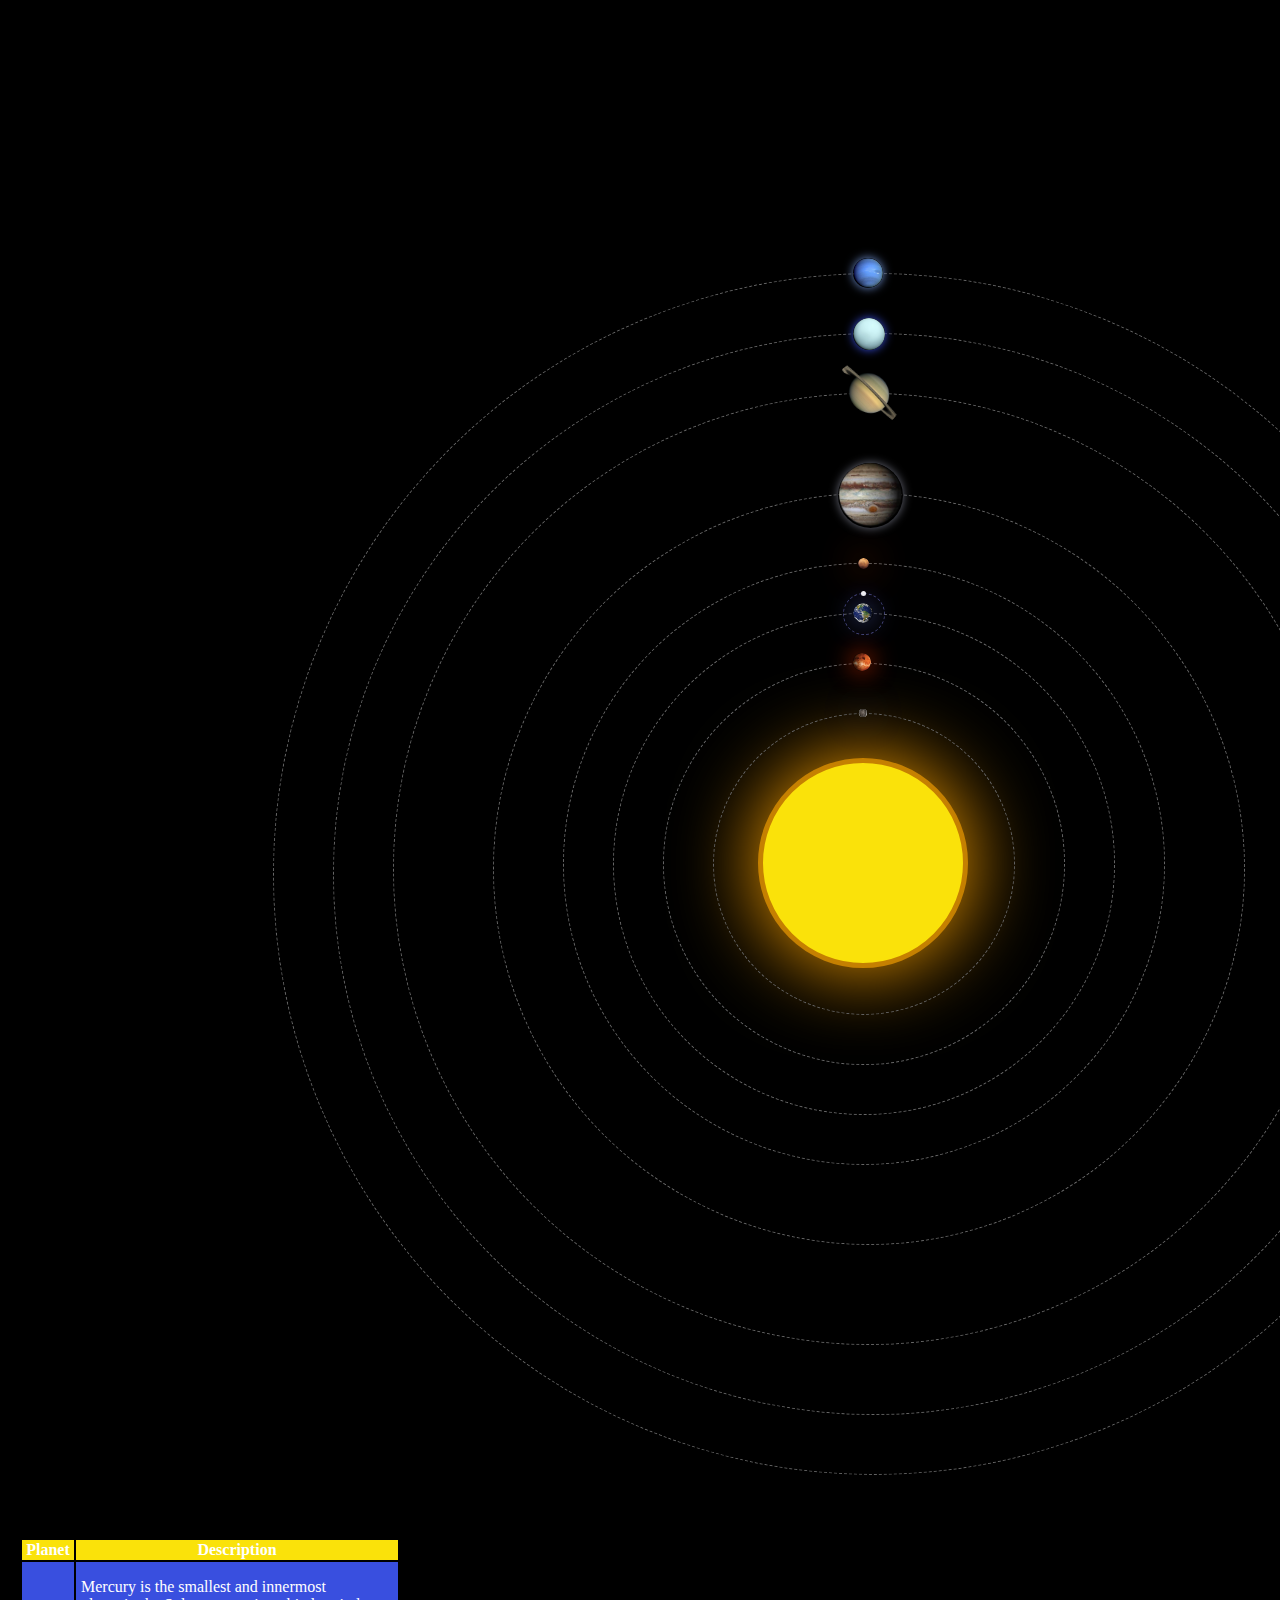
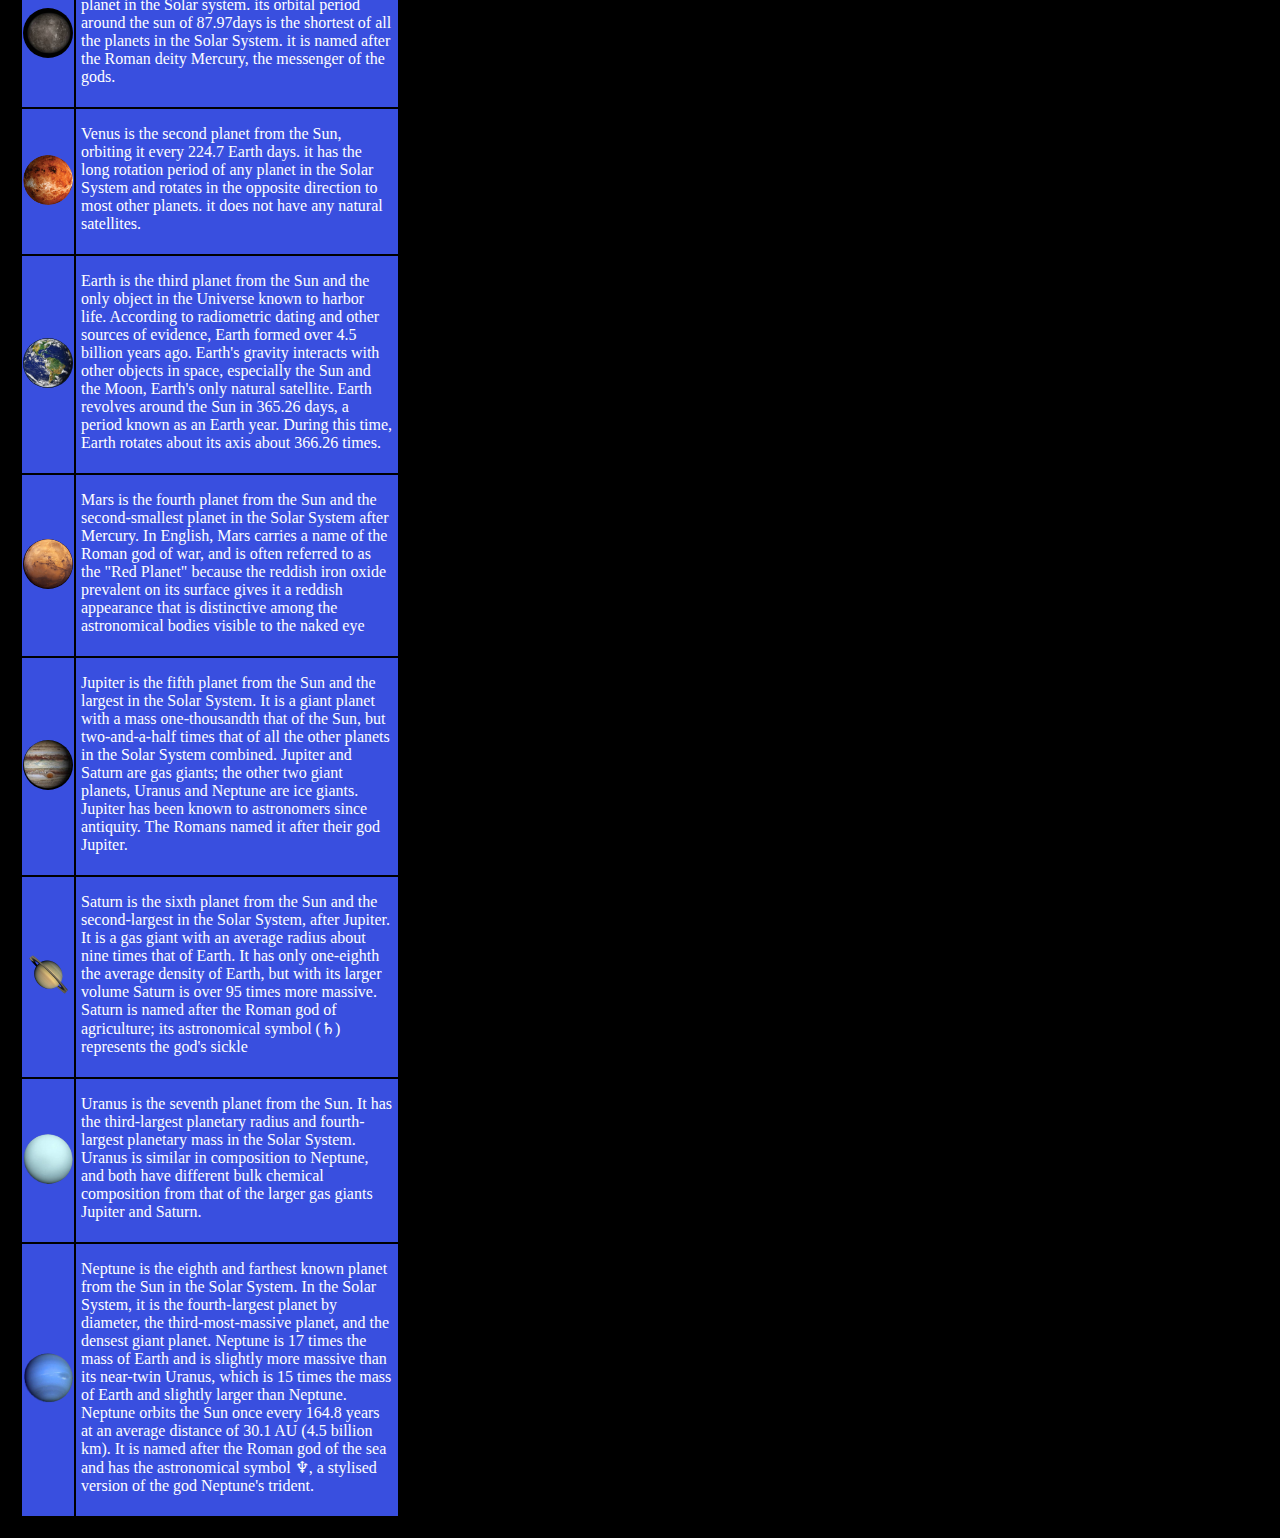
<file: sol.html>
<!DOCTYPE html>
<html lang="en">

<head>
    <meta charset="UTF-8">
    <meta name="viewport" content="width=device-width, initial-scale=1.0">
    <meta http-equiv="X-UA-Compatible" content="ie=edge">
    <title> Sol | Solar System </title>
    <link rel="stylesheet" href="styles/sol.css">
</head>

<body>
    <div class="solar-system">
        <div id="sun">
            <div class="orbit mercury-orbit"></div>
            <div class="mercury-spin">
                <img id="mercury" src="img/planets/Mercury.jpg" alt="Planet Venus">
            </div>
            <div class="orbit venus-orbit"></div>
            <div class="venus-spin">
                <img id="venus" src="img/planets/venus1.png" alt="Planet Venus">
            </div>
            <div class="orbit earth-orbit"></div>
            <div class="earth-spin">
                <div class="orbit moon-orbit"></div>
                <div class="moon-spin">
                    <div id="moon"></div>
                </div>

                <img id="earth" src="img/planets/earth.jpg" alt="Planet Earth">
            </div>

            <div class="orbit mars-orbit"></div>
            <div class="mars-spin">
                <img id="mars" src="img/planets/mars.jpg" alt="Planet Mars">
            </div>

            <div class="orbit jupiter-orbit"></div>
            <div class="jupiter-spin">
                <img id="jupiter" src="img/planets/Jupiter.png" alt="Planet Jupiter">
            </div>

            <div class="orbit saturn-orbit"></div>
            <div class="saturn-spin">
                <img id="saturn" src="img/planets/saturn 2.png" alt="Planet Saturn">
            </div>

            <div class="orbit uranus-orbit"></div>
            <div class="uranus-spin">
                <img id="uranus" src="img/planets/uranus 1.png" alt="Planet Saturn">
            </div>

            <div class="orbit neptune-orbit"></div>
            <div class="neptune-spin">
                <img id="neptune" src="img/planets/Neptune.png" alt="Planet Saturn">
            </div>
        </div>
    </div>

    <div class="legend">
        <table class="legend-table">
            <tbody>
                <thead>LEGEND</thead>
                <tr class="legend-head">
                    <th>Planet</th>
                    <th>Description</th>
                </tr>
                <tr class="legend-row">
                    <td class="legend-planet">
                        <a href="img/planets/Mercury1.jpg"><img src="img/planets/Mercury1.jpg" </a></td>
                    <td class="legend-box">
                        <p>Mercury is the smallest and innermost <br> planet in the Solar system. its orbital period around the sun of 87.97days is the shortest of all the planets in the Solar System. it is named after the Roman deity Mercury, the messenger
                            of the gods.
                        </p>
                    </td>
                </tr>
                <tr class="legend-row">
                    <td class="legend-planet">
                        <a href="img/planets/venus1.jpg"><img src="img/planets/venus1.png" </a></td>
                    <td class="legend-box">
                        <p>Venus is the second planet from the Sun, orbiting it every 224.7 Earth days. it has the long rotation period of any planet in the Solar System and rotates in the opposite direction to most other planets. it does not have any natural
                            satellites.
                        </p>
                    </td>
                </tr>
                <tr class="legend-row">
                    <td class="legend-planet">
                        <a href="img/planets/earth.jpg"><img src="img/planets/earth.jpg" </a></td>
                    <td class="legend-box">
                        <p>Earth is the third planet from the Sun and the only object in the Universe known to harbor life. According to radiometric dating and other sources of evidence, Earth formed over 4.5 billion years ago. Earth's gravity interacts
                            with other objects in space, especially the Sun and the Moon, Earth's only natural satellite. Earth revolves around the Sun in 365.26 days, a period known as an Earth year. During this time, Earth rotates about its axis about
                            366.26 times.
                        </p>
                    </td>
                </tr>
                <tr class="legend-row">
                    <td class="legend-planet">
                        <a href="img/planets/mars.jpg"><img src="img/planets/mars.jpg" </a></td>
                    <td class="legend-box">
                        <p>Mars is the fourth planet from the Sun and the second-smallest planet in the Solar System after Mercury. In English, Mars carries a name of the Roman god of war, and is often referred to as the "Red Planet" because the reddish
                            iron oxide prevalent on its surface gives it a reddish appearance that is distinctive among the astronomical bodies visible to the naked eye
                        </p>
                    </td>
                </tr>
                <tr class="legend-row">
                    <td class="legend-planet">
                        <a href="img/planets/Jupiter.jpg"><img src="img/planets/Jupiter.jpg" </a></td>
                    <td class="legend-box">
                        <p>Jupiter is the fifth planet from the Sun and the largest in the Solar System. It is a giant planet with a mass one-thousandth that of the Sun, but two-and-a-half times that of all the other planets in the Solar System combined.
                            Jupiter and Saturn are gas giants; the other two giant planets, Uranus and Neptune are ice giants. Jupiter has been known to astronomers since antiquity. The Romans named it after their god Jupiter.
                        </p>
                    </td>
                </tr>
                <tr class="legend-row">
                    <td class="legend-planet">
                        <a href="img/planets/saturn 2.jpg"><img src="img/planets/saturn 2.png" </a></td>
                    <td class="legend-box">
                        <p>Saturn is the sixth planet from the Sun and the second-largest in the Solar System, after Jupiter. It is a gas giant with an average radius about nine times that of Earth. It has only one-eighth the average density of Earth, but
                            with its larger volume Saturn is over 95 times more massive. Saturn is named after the Roman god of agriculture; its astronomical symbol (♄) represents the god's sickle
                        </p>
                    </td>
                </tr>
                <tr class="legend-row">
                    <td class="legend-planet">
                        <a href="img/planets/uranus 1.jpg"><img src="img/planets/uranus 1.png" </a></td>
                    <td class="legend-box">
                        <p>Uranus is the seventh planet from the Sun. It has the third-largest planetary radius and fourth-largest planetary mass in the Solar System. Uranus is similar in composition to Neptune, and both have different bulk chemical composition
                            from that of the larger gas giants Jupiter and Saturn.
                        </p>
                    </td>
                </tr>
                <tr class="legend-row">
                    <td class="legend-planet">
                        <a href="img/planets/Neptune.jpg"><img src="img/planets/Neptune.png" </a></td>
                    <td class="legend-box">
                        <p>Neptune is the eighth and farthest known planet from the Sun in the Solar System. In the Solar System, it is the fourth-largest planet by diameter, the third-most-massive planet, and the densest giant planet. Neptune is 17 times
                            the mass of Earth and is slightly more massive than its near-twin Uranus, which is 15 times the mass of Earth and slightly larger than Neptune. Neptune orbits the Sun once every 164.8 years at an average distance of 30.1 AU
                            (4.5 billion km). It is named after the Roman god of the sea and has the astronomical symbol ♆, a stylised version of the god Neptune's trident.
                        </p>
                    </td>
                </tr>
                <!-- <tr class="legend-row">
                    <td class="legend-planet">
                        <a href="img/planets/venus1.jpg"><img src="img/planets/venus1.jpg" </a></td>
                    <td class="legend-box">
                        <p>Venus is the second planet from the Sun, orbiting it every 224.7 Earth days. it has the long rotation period of any planet in the Solar System and rotates in the opposite direction to most other planets. it does not have any natural
                            satellites.
                        </p>
                    </td>
                </tr> -->
            </tbody>
        </table>

</body>

</html>
</file>
<file: styles/sol.css>
body {
    background: #000;
}

.solar-system {
    position: relative;
    width: 1500px;
    height: 1500px;
    overflow: hidden;
    margin: 0 auto;
}


/* some positioning rules that are common for all elements */

.orbit {
    border: 1px dashed #666;
}

#sun,
.orbit,
.orbit+div,
.orbit+div>div {
    position: absolute;
}

#sun,
.orbit,
.orbit+div {
    top: 50%;
    left: 50%;
}

.orbit+div>div {
    top: 0;
    left: 50%;
}

.orbit,
.orbit+div,
#earth,
#venus,
#jupiter,
#mercury,
#saturn,
#uranus,
#neptune,
#mars {
    border-radius: 50%;
}

#sun {
    width: 200px;
    height: 200px;
    background-color: #fae20a;
    border-radius: 50%;
    border-top: -100px;
    border-left: -100px;
    border: 5px solid rgb(197, 128, 1);
    box-shadow: 0 0 84px orange;
    -webkit-box-shadow: 0 0 84px orange;
}

#earth {
    position: absolute;
    top: 0;
    left: 50%;
    width: 20px;
    height: 20px;
    margin-top: -10px;
    margin-left: -10px;
    box-shadow: 0 0 24px #3a4385;
    -webkit-box-shadow: 0 0 24px #3a4385;
}

.earth-orbit,
.earth-spin {
    height: 500px;
    width: 500px;
    margin-top: -250px;
    margin-left: -250px;
}

#moon {
    width: 5px;
    height: 5px;
    margin-top: -2px;
    margin-left: -2px;
    border-radius: 50%;
    background: #fff;
    box-shadow: 0 0 24px #3a4385;
    -webkit-box-shadow: 0 0 24px #3a4385;
}

.moon-orbit,
.moon-spin {
    height: 40px;
    width: 40px;
    margin-top: -20px;
    margin-left: -20px;
    border-color: #447;
}

#venus {
    position: absolute;
    top: 0;
    left: 50%;
    width: 17.5px;
    height: 17.5px;
    margin-top: -10px;
    margin-left: -10px;
    box-shadow: 0 0 24px #db2f04;
    -webkit-box-shadow: 0 0 24px #db2f04;
}

.venus-orbit,
.venus-spin {
    height: 400px;
    width: 400px;
    margin-top: -200px;
    margin-left: -200px;
}

#mercury {
    position: absolute;
    top: 0;
    left: 50%;
    width: 7.6px;
    height: 7.6px;
    margin-top: -4px;
    margin-left: -4px;
    box-shadow: 0 0 34px #3a4385;
    -webkit-box-shadow: 0 0 34px #3a4385;
}

.mercury-orbit,
.mercury-spin {
    height: 300px;
    width: 300px;
    margin-top: -150px;
    margin-left: -150px;
}

#mars {
    position: absolute;
    top: 0;
    left: 50%;
    width: 10.6px;
    height: 10.6px;
    margin-top: -5px;
    margin-left: -5px;
    box-shadow: 0 0 34px #d8450a;
    -webkit-box-shadow: 0 0 34px #d8450a;
}

.mars-orbit,
.mars-spin {
    height: 600px;
    width: 600px;
    margin-top: -300px;
    margin-left: -300px;
}

#jupiter {
    position: absolute;
    top: 0;
    left: 50%;
    width: 65px;
    height: 65px;
    margin-top: -30px;
    margin-left: -30px;
    box-shadow: 0 0 10px #6b6d7a;
    -webkit-box-shadow: 0 0 10px #6b6d7a;
}

.jupiter-orbit,
.jupiter-spin {
    height: 750px;
    width: 750px;
    margin-top: -370px;
    margin-left: -370px
}

#saturn {
    position: absolute;
    top: 0;
    left: 50%;
    width: 70.6px;
    height: 70.6px;
    margin-top: -35px;
    margin-left: -35px;
    /* box-shadow: 0 0 10px #6b6d7a;
                    -webkit-box-shadow: 0 0 10px #6b6d7a; */
}

.saturn-orbit,
.saturn-spin {
    height: 950px;
    width: 950px;
    margin-top: -470px;
    margin-left: -470px;
}

#uranus {
    position: absolute;
    top: 0;
    left: 50%;
    width: 32px;
    height: 32px;
    margin-top: -15px;
    margin-left: -20px;
    box-shadow: 0 0 10px #394fdf;
    -webkit-box-shadow: 0 0 10px #394fdf;
}

.uranus-orbit,
.uranus-spin {
    height: 1080px;
    width: 1080px;
    margin-top: -530px;
    margin-left: -530px;
}

#neptune {
    position: absolute;
    top: 0;
    left: 50%;
    width: 30px;
    height: 30px;
    margin-top: -15px;
    margin-left: -20px;
    box-shadow: 0 0 10px #7091d4;
    -webkit-box-shadow: 0 0 10px #7091d4;
}

.neptune-orbit,
.neptune-spin {
    height: 1200px;
    width: 1200px;
    margin-top: -590px;
    margin-left: -590px;
}


/* the animation for the planets */

@-webkit-keyframes spin-right {
    100% {
        transform: rotate(360deg);
        -webkit-transform: rotate(360deg);
    }
}

@keyframes spin-right {
    100% {
        transform: rotate(360deg);
        -webkit-transform: rotate(360deg);
    }
}

.earth-spin {
    animation: spin-right 36.5s linear infinite;
    -webkit-animation: spin-right 36.5s linear infinite;
}

.moon-spin {
    animation: spin-right 3s linear infinite;
    -webkit-animation: spin-right 3s linear infinite;
}

.mercury-spin {
    animation: spin-right 8.7s linear infinite;
    -webkit-animation: spin-right 8.7s linear infinite;
}

.venus-spin {
    animation: spin-right 22.4s linear infinite;
    -webkit-animation: spin-right 22.4s linear infinite;
}

.mars-spin {
    animation: spin-right 68.6s linear infinite;
    -webkit-animation: spin-right 68.6s linear infinite;
}

.jupiter-spin {
    animation: spin-right 434.5s linear infinite;
    -webkit-animation: spin-right 434.5s linear infinite;
}

.saturn-spin {
    animation: spin-right 1073.5s linear infinite;
    -webkit-animation: spin-right 1073.5s linear infinite;
}

.uranus-spin {
    animation: spin-right 3041.7s linear infinite;
    -webkit-animation: spin-right 3041.7s linear infinite;
}

.neptune-spin {
    animation: spin-right 6083.3s linear infinite;
    -webkit-animation: spin-right 6083.3s linear infinite;
}


/* the legend */

.legend-table {
    color: white;
    padding: 10px;
    width: 400px;
    height: 900px;
}

.legend-head {
    background: #fae20a;
    padding: 10px;
}

.legend {
    position: absolute;
    top: 1500px;
    left: 0;
    box-sizing: border-box;
    width: 400px;
    padding: 10px;
}

.legend-box {
    width: 100%;
    padding: 0 5px 5px 5px;
}

.legend-planet img {
    width: 50px;
    height: 50px;
    padding: 0 0 0 auto;
    border-radius: 50%;
}

.legend-row {
    background-color: #394fdf;
    height: 100px;
}
</file>
